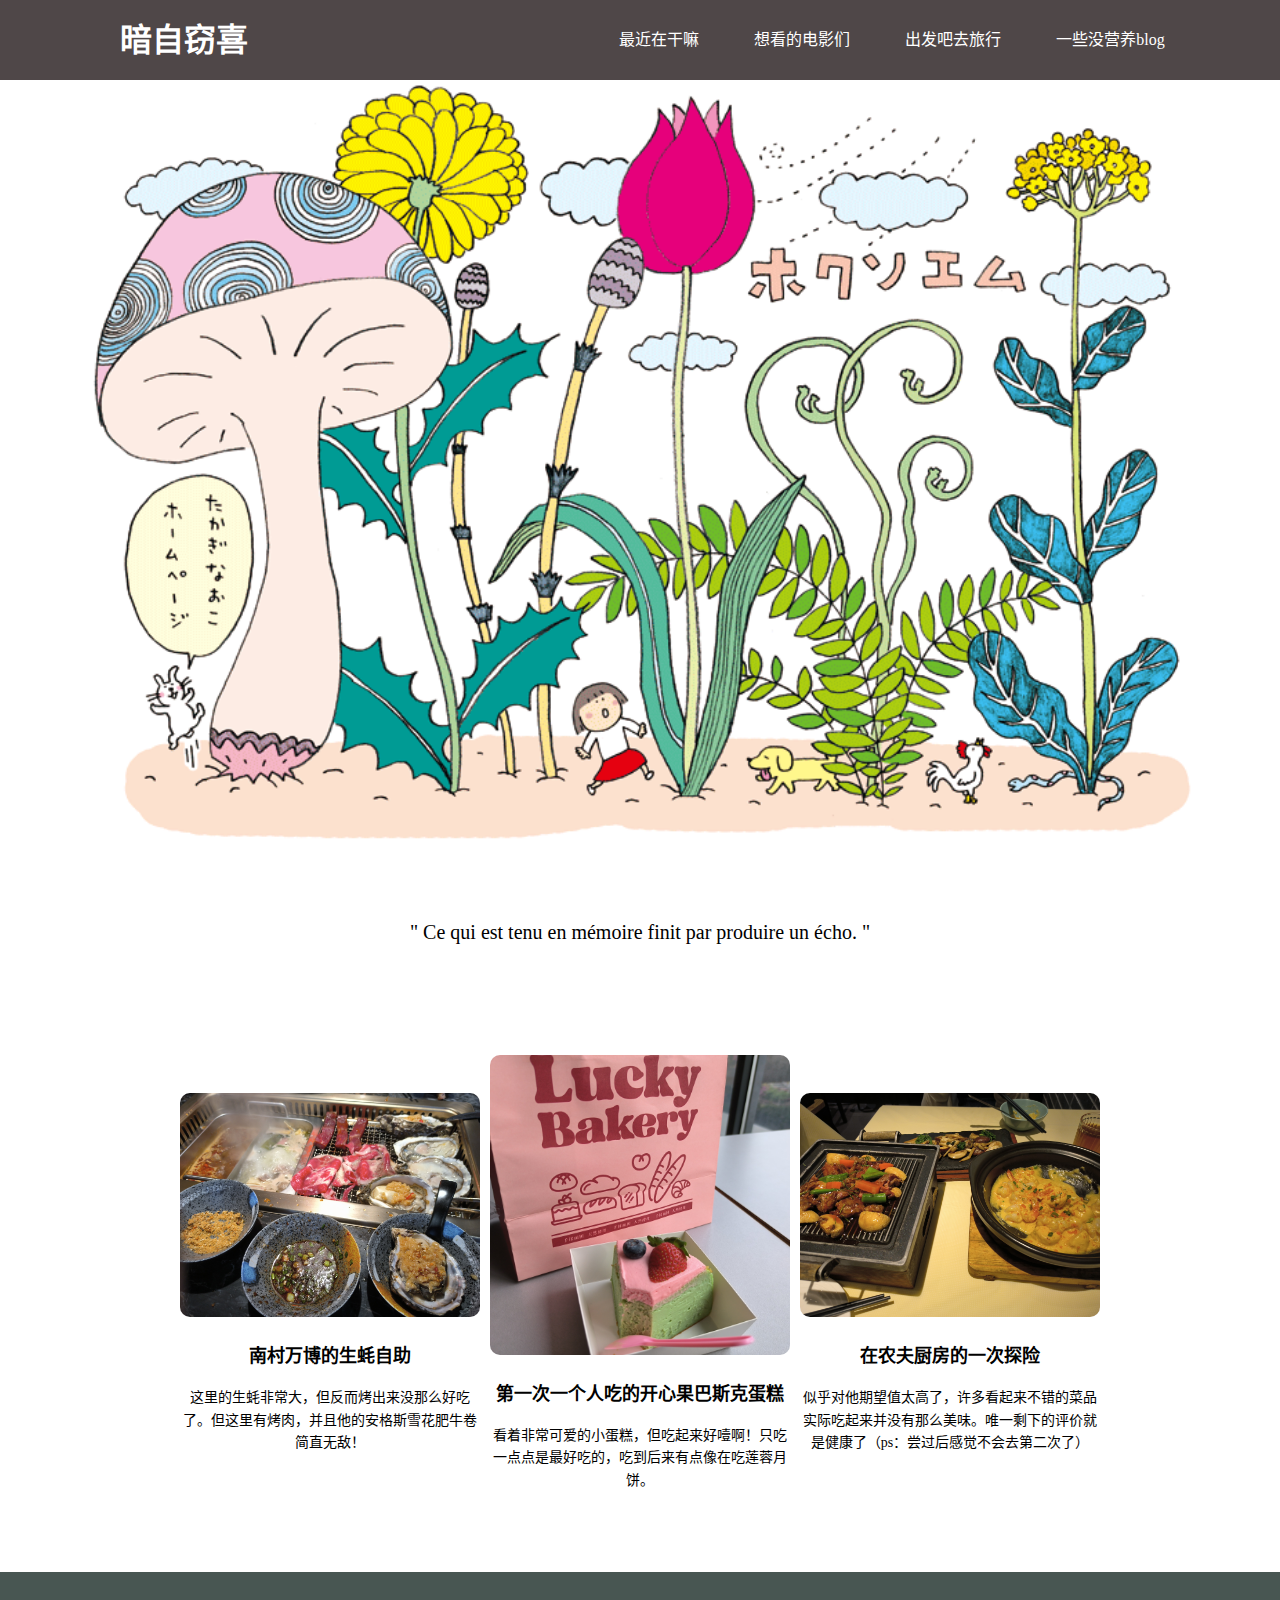
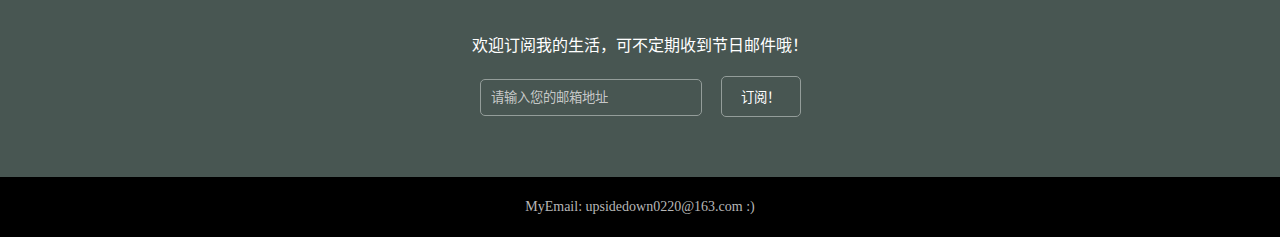
<file: index.html>
<!DOCTYPE html>
<!DOCTYPE html>
<html lang="zh-CN">
<head>
    <meta charset="UTF-8">
    <meta name="viewport" content="width=device-width, initial-scale=1.0">
    <title>暗自窃喜</title>
    <link rel="stylesheet" href="style.css">
</head>
<body>
    <header>
    <button class="menu">&#9776;</button>
    <h1>暗自窃喜 </h1>
    <nav>
    <ul>
        <li><a href="#">最近在干嘛</a></li>
        <li><a href="#">想看的电影们</a></li>
        <li><a href="#">出发吧去旅行</a></li>
        <li><a href="#">一些没营养blog</a></li>
    </ul>
    </nav>
    </header>
    
    <main>
    <section class="thanks">
    </section>

    <section class="slogan">
    <blockquote>" Ce qui est tenu en mémoire finit par produire un écho. "</blockquote>
    </section>


    <section class="diary">
        <div>
            <img src="images/生蚝自助.jpg" alt="南村万博自助">
            <h3>南村万博的生蚝自助</h3>
            <p>这里的生蚝非常大，但反而烤出来没那么好吃了。但这里有烤肉，并且他的安格斯雪花肥牛卷简直无敌！</p>
        </div>
        <div>
            <img src="images/开心果巴斯克.jpg" alt="一个人的好噎蛋糕">
            <h3>第一次一个人吃的开心果巴斯克蛋糕</h3>
            <p>看着非常可爱的小蛋糕，但吃起来好噎啊！只吃一点点是最好吃的，吃到后来有点像在吃莲蓉月饼。</p>
        </div>
        <div>
            <img src="images/农夫厨房.jpg" alt="和饭搭子的又一次探险">
            <h3>在农夫厨房的一次探险</h3>
            <p>似乎对他期望值太高了，许多看起来不错的菜品实际吃起来并没有那么美味。唯一剩下的评价就是健康了（ps：尝过后感觉不会去第二次了）</p>
        </div>
    </section>

    <section class="newsletter">
        <p>欢迎订阅我的生活，可不定期收到节日邮件哦！</p>
        <form>
            <input type="eamil" placeholder="请输入您的邮箱地址" required>
            <button type="submit">订阅！</button>
        </form>

    </section>
    </main>
    <footer>
        <p>MyEmail: upsidedown0220@163.com  :)</p>
    </footer>
</body>
</html>
</file>
<file: style.css>
*{
    padding: 0;
    margin: 0;
}
header {
    background-color: rgb(35,25,26,0.8);
    height: 80px;
    width: 100%;
    position: static;
}
h1 {
    color:white
}
header ul {
    position:absolute;
    right:5vw;
    top:0;
    line-height :80px;
}
h1{
    position:absolute;
    left:120px;
    top: 0;
    line-height: 80px;
}
header li {
    display: inline;
    margin-right: 4vw;
}
header a {
    color:white;
    text-decoration: none; 
}
header a:hover {
    text-decoration: underline;
}

.thanks {
    background-color: white;
    color:white;
    height:85vh;
    background-image: url("images/直子.jpg");
    background-repeat: no-repeat;
    background-size: contain;
    background-position: center;
    display:flex;
    flex-direction: column;
    align-items: center;
    justify-content: center;
}
.thanks h2 {
    font-size: 30px;
    margin-top: 60px;
}
.thanks p {
    color: #FEF7E6;
    font-size:18px;
    margin: 15px 0;
}
.thanks a {
    color: white;
    text-decoration: none;
    border:1px solid #acacac;
    padding: 10px 20px;
    border-radius: 5px;
    font-size: 14px;
}

.slogan {
    background-color: white;
    color: black;
    height: 110px;
    display: flex;
    justify-content: center;
    align-items: end;
    font-size: 20px;
    line-height: 2.3em;
}

footer {
    background-color: #000;
    color: #b7b7b7;
    height: 60px;
    display: flex;
    justify-content: center;
    align-items: center;
    font-size: 14px;
}


.diary {
    display: flex;
    background-color: white;
    justify-content: space-between;
    align-items: center;
    padding: 100px 180px 80px;
}
.diary div {
    width: 300px;
    text-align: center;
}
.diary img {
    width: 100%;
    border-radius: 10px;
}
.diary h3 {
    font-size: 18px;
    margin: 20px 0;
}
.diary p {
    font-size: 14px;
    line-height: 1.6em;
}

.newsletter {
    background-color: #485652;
    color: white;
    padding: 60px 0;
    display: flex;
    flex-direction: column;
    align-items: center;
}
.newsletter p {
    margin-bottom: 20px;
}
.newsletter input,.newsletter button {
    background-color: transparent;
    color: white;
    border: 1px solid #949d9a;
    padding: 10px;
    border-radius: 5px;
}
.newsletter input {
    width: 200px;
    margin-right: 15px;
}
.newsletter button {
    width: 80px;
    cursor: pointer;
}
input::placeholder {
    color: #dddd;
}
input:focus {
    outline: none;
    border-color: #e0e9a3;
}

.menu {
    display: none;
}
/* 响应式设计语法 */
@media screen and (max-width:768px) {
    header ul {
        display: none;
    }    
    .menu {
        display: block;
        background-color: transparent;
        color: white;
        font-size: 35px;
        position: absolute;
        top:15px;
        left: 20px;
        border: none;
        cursor: pointer;
    }


    .word {
        width: 100%;
        padding: 40px 0;
    }
    .word h2 {
        font-size: 20px;
    }
    .diary {
        flex-direction: column;
        padding: 60px 0;
    }
    .diary div {
        margin-bottom: 30px;
    }
}
</file>
